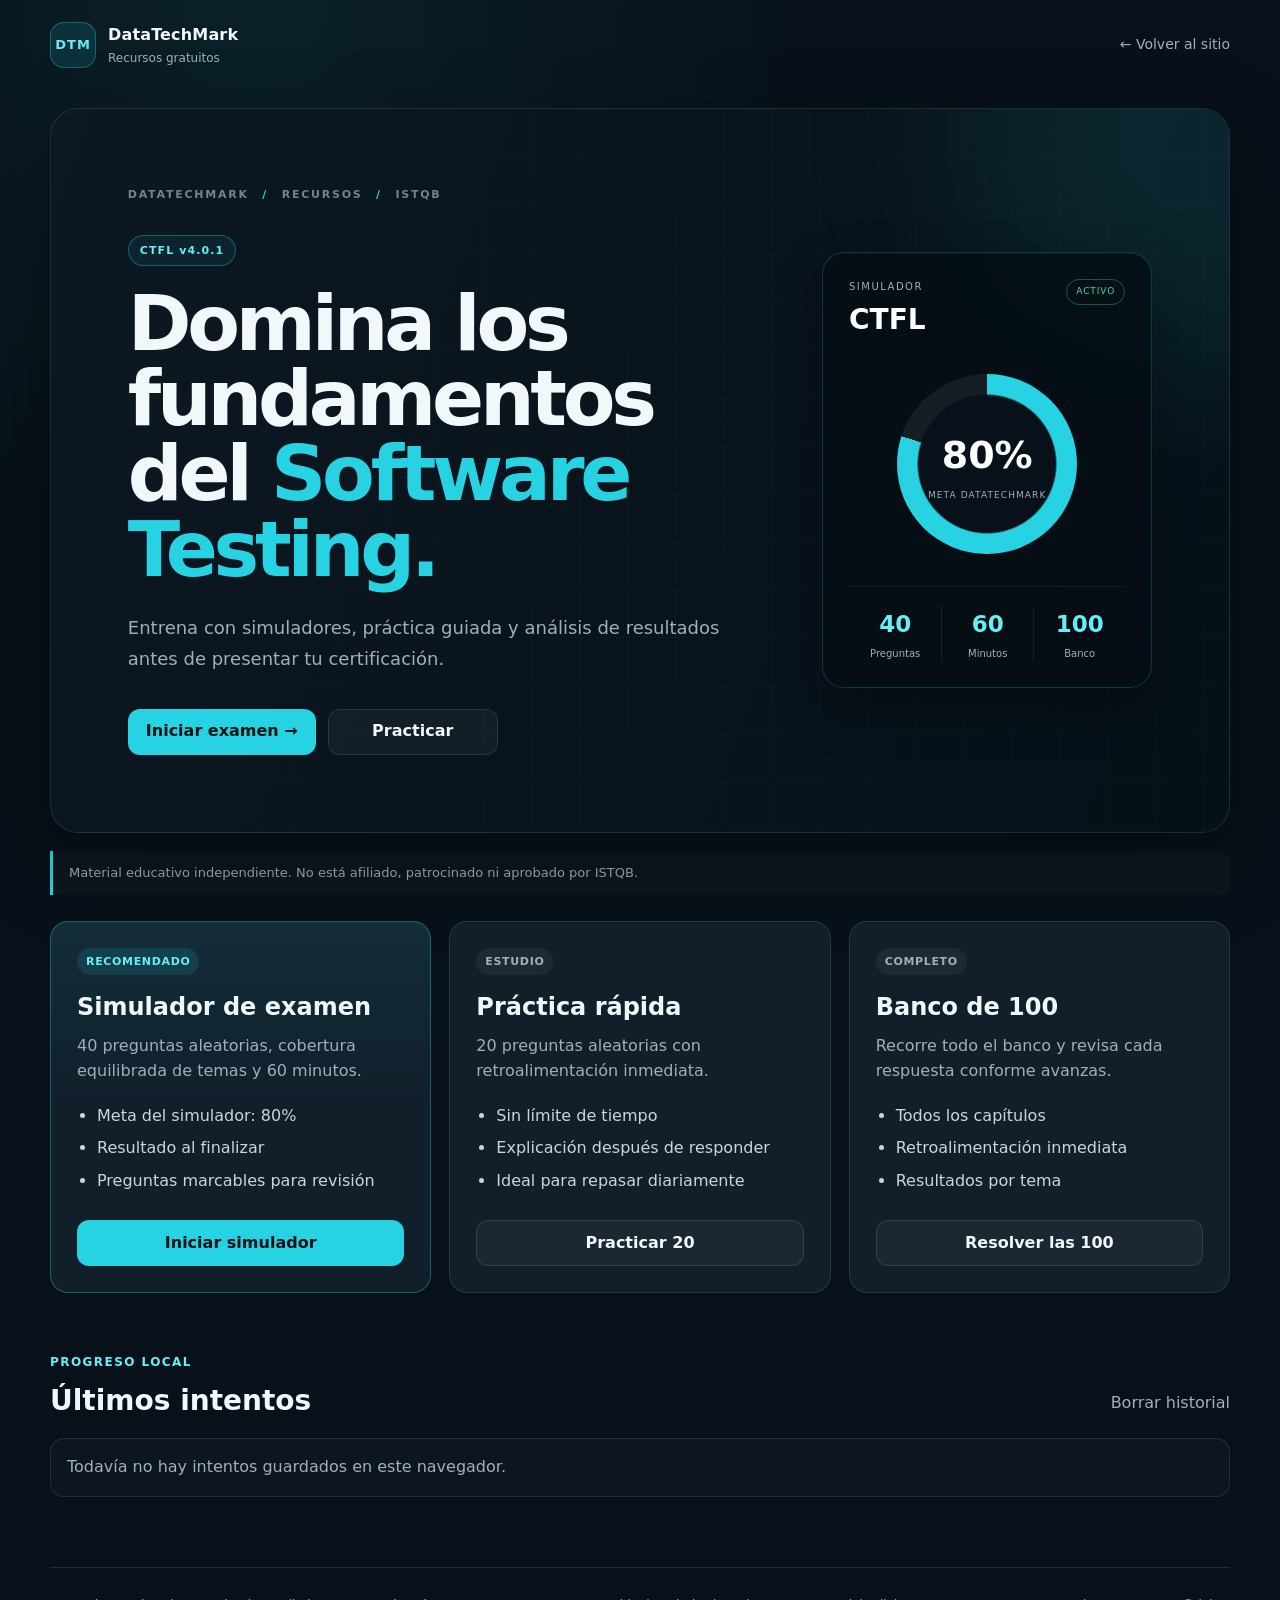
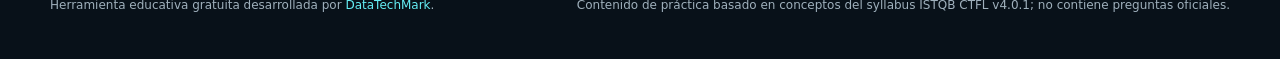
<file: index.html>
<!doctype html>
<html lang="es">
<head>
  <meta charset="utf-8">
  <meta name="viewport" content="width=device-width, initial-scale=1">
  <meta name="description" content="Simulador gratuito ISTQB CTFL v4.0.1 con 100 preguntas de práctica.">
  <title>ISTQB CTFL Trainer | DataTechMark</title>
  <link rel="stylesheet" href="styles.css?v=5">
</head>
<body>
  <header class="topbar">
    <a class="brand" href="https://datatechmark.com/" aria-label="Volver a DataTechMark">
      <span class="brand-mark">DTM</span>
      <span>
        <strong>DataTechMark</strong>
        <small>Recursos gratuitos</small>
      </span>
    </a>
    <a class="back-link" href="https://datatechmark.com/">← Volver al sitio</a>
  </header>

  <main class="app-shell">
    <section id="homeView" class="view">
      <div class="hero hero-v2">

          <div class="hero-main">

              <div class="hero-path">
                  DATATECHMARK <span>/</span> RECURSOS <span>/</span> ISTQB
              </div>

              <span class="hero-version">
                  CTFL v4.0.1
              </span>

              <h1>
                  Domina los fundamentos<br>
                  del <span>Software Testing.</span>
              </h1>

              <p>
                  Entrena con simuladores, práctica guiada y análisis
                  de resultados antes de presentar tu certificación.
              </p>

              <div class="hero-actions">

                  <button class="primary-btn hero-cta" data-start="exam">
                      Iniciar examen →
                  </button>

                  <button class="secondary-btn hero-practice" data-start="practice">
                      Practicar
                  </button>

              </div>

          </div>


          <div class="exam-panel">

              <div class="exam-panel-top">

                  <div>
                      <span>SIMULADOR</span>
                      <strong>CTFL</strong>
                  </div>

                  <div class="exam-live">
                      ACTIVO
                  </div>

              </div>


              <div class="exam-score">

                  <div class="exam-circle">
                      <span>80%</span>
                      <small>META DATATECHMARK</small>
                  </div>

              </div>


              <div class="exam-stats">

                  <div>
                      <strong>40</strong>
                      <span>Preguntas</span>
                  </div>

                  <div>
                      <strong>60</strong>
                      <span>Minutos</span>
                  </div>

                  <div>
                      <strong>100</strong>
                      <span>Banco</span>
                  </div>

              </div>

          </div>

      </div>

      <div class="notice">
        Material educativo independiente. No está afiliado, patrocinado ni aprobado por ISTQB.
      </div>

      <section class="mode-grid" aria-label="Modos de estudio">
        <article class="mode-card featured">
          <span class="mode-tag">Recomendado</span>
          <h2>Simulador de examen</h2>
          <p>40 preguntas aleatorias, cobertura equilibrada de temas y 60 minutos.</p>
          <ul>
            <li>Meta del simulador: 80%</li>
            <li>Resultado al finalizar</li>
            <li>Preguntas marcables para revisión</li>
          </ul>
          <button class="primary-btn" data-start="exam">Iniciar simulador</button>
        </article>

        <article class="mode-card">
          <span class="mode-tag muted">Estudio</span>
          <h2>Práctica rápida</h2>
          <p>20 preguntas aleatorias con retroalimentación inmediata.</p>
          <ul>
            <li>Sin límite de tiempo</li>
            <li>Explicación después de responder</li>
            <li>Ideal para repasar diariamente</li>
          </ul>
          <button class="secondary-btn" data-start="practice">Practicar 20</button>
        </article>

        <article class="mode-card">
          <span class="mode-tag muted">Completo</span>
          <h2>Banco de 100</h2>
          <p>Recorre todo el banco y revisa cada respuesta conforme avanzas.</p>
          <ul>
            <li>Todos los capítulos</li>
            <li>Retroalimentación inmediata</li>
            <li>Resultados por tema</li>
          </ul>
          <button class="secondary-btn" data-start="bank">Resolver las 100</button>
        </article>
      </section>

      <section class="history-panel">
        <div class="section-heading">
          <div>
            <span class="eyebrow">Progreso local</span>
            <h2>Últimos intentos</h2>
          </div>
          <button id="clearHistoryBtn" class="text-btn" type="button">Borrar historial</button>
        </div>
        <div id="historyList" class="history-list" aria-live="polite"></div>
      </section>
    </section>

    <section id="quizView" class="view hidden" aria-live="polite">
      <div class="quiz-toolbar">
        <div>
          <span id="modeLabel" class="eyebrow"></span>
          <strong id="questionCounter">Pregunta 1 de 40</strong>
        </div>
        <div class="toolbar-actions">
          <div id="timerBox" class="timer hidden">
            <span>Tiempo</span>
            <strong id="timer">60:00</strong>
          </div>
          <button id="exitBtn" class="ghost-btn" type="button">Salir</button>
        </div>
      </div>

      <div class="progress-track" aria-hidden="true">
        <div id="progressBar" class="progress-bar"></div>
      </div>

      <div class="quiz-layout">
        <aside class="question-nav" aria-label="Navegación de preguntas">
          <div class="nav-header">
            <strong>Preguntas</strong>
            <span><i class="legend answered"></i> Respondida</span>
            <span><i class="legend flagged"></i> Revisar</span>
          </div>
          <div id="questionGrid" class="question-grid"></div>
        </aside>

        <article class="question-card">
          <div class="question-meta">
            <span id="categoryBadge" class="category-badge"></span>
            <button id="flagBtn" class="flag-btn" type="button" aria-pressed="false">☆ Marcar para revisar</button>
          </div>
          <h2 id="questionText"></h2>
          <form id="answerForm" class="answers" aria-label="Opciones de respuesta"></form>

          <div id="feedbackBox" class="feedback hidden" aria-live="polite"></div>

          <div class="question-actions">
            <button id="prevBtn" class="secondary-btn" type="button">← Anterior</button>
            <div class="right-actions">
              <button id="checkBtn" class="primary-btn hidden" type="button">Comprobar</button>
              <button id="nextBtn" class="primary-btn" type="button">Siguiente →</button>
              <button id="finishBtn" class="danger-btn hidden" type="button">Finalizar</button>
            </div>
          </div>
        </article>
      </div>
    </section>

    <section id="resultsView" class="view hidden">
      <div class="results-hero">
        <span class="eyebrow">Resultado</span>
        <h1 id="resultTitle">Simulador finalizado</h1>
        <div class="score-ring" id="scoreRing">
          <strong id="scorePercent">0%</strong>
          <span id="scoreFraction">0 / 40</span>
        </div>
        <p id="resultMessage"></p>
        <div class="result-actions">
          <button id="retryBtn" class="primary-btn" type="button">Nuevo intento</button>
          <button id="homeBtn" class="secondary-btn" type="button">Volver al inicio</button>
        </div>
      </div>

      <section class="results-grid">
        <article class="result-panel">
          <div class="section-heading compact">
            <div>
              <span class="eyebrow">Desempeño</span>
              <h2>Resultados por tema</h2>
            </div>
          </div>
          <div id="categoryResults" class="category-results"></div>
        </article>

        <article class="result-panel">
          <div class="section-heading compact">
            <div>
              <span class="eyebrow">Repaso</span>
              <h2>Preguntas a revisar</h2>
            </div>
            <select id="reviewFilter" aria-label="Filtrar revisión">
              <option value="wrong">Solo incorrectas</option>
              <option value="flagged">Marcadas</option>
              <option value="all">Todas</option>
            </select>
          </div>
          <div id="reviewList" class="review-list"></div>
        </article>
      </section>
    </section>
  </main>

  <footer class="footer">
    <p>Herramienta educativa gratuita desarrollada por <a href="https://datatechmark.com/">DataTechMark</a>.</p>
    <p>Contenido de práctica basado en conceptos del syllabus ISTQB CTFL v4.0.1; no contiene preguntas oficiales.</p>
  </footer>

  <script src="questions.js"></script>
  <script src="app.js"></script>
</body>
</html>
</file>
<file: styles.css>
:root {
  --bg: #081119;
  --bg-soft: #0d1822;
  --panel: #111f2b;
  --panel-2: #162735;
  --line: rgba(255,255,255,.10);
  --text: #f2f7fa;
  --muted: #9fb0bc;
  --accent: #27d3e2;
  --accent-2: #64eef5;
  --accent-soft: rgba(39,211,226,.12);
  --ok: #3ddc97;
  --bad: #ff6b78;
  --warn: #ffc857;
  --radius: 18px;
  --shadow: 0 22px 60px rgba(0,0,0,.28);
}

* { box-sizing: border-box; }

html { scroll-behavior: smooth; }

body {
  margin: 0;
  min-width: 320px;
  font-family: Inter, ui-sans-serif, system-ui, -apple-system, BlinkMacSystemFont, "Segoe UI", sans-serif;
  background:
    radial-gradient(circle at 20% 0%, rgba(39,211,226,.08), transparent 34rem),
    var(--bg);
  color: var(--text);
  line-height: 1.55;
}

button, input, select { font: inherit; }
button, a, input, select { -webkit-tap-highlight-color: transparent; }

button:focus-visible, a:focus-visible, input:focus-visible, select:focus-visible {
  outline: 3px solid rgba(39,211,226,.45);
  outline-offset: 3px;
}

a { color: inherit; }

.topbar {
  width: min(1180px, calc(100% - 32px));
  margin: 0 auto;
  padding: 22px 0;
  display: flex;
  align-items: center;
  justify-content: space-between;
  gap: 18px;
}

.brand {
  display: inline-flex;
  align-items: center;
  gap: 12px;
  color: var(--text);
  text-decoration: none;
}

.brand-mark {
  width: 46px;
  height: 46px;
  display: grid;
  place-items: center;
  border: 1px solid rgba(39,211,226,.34);
  border-radius: 14px;
  background: var(--accent-soft);
  color: var(--accent-2);
  font-size: 13px;
  font-weight: 900;
  letter-spacing: .08em;
}

.brand strong, .brand small { display: block; }
.brand strong { letter-spacing: .01em; }
.brand small { color: var(--muted); font-size: 12px; margin-top: 1px; }

.back-link {
  color: var(--muted);
  text-decoration: none;
  font-size: 14px;
}
.back-link:hover { color: var(--accent-2); }

.app-shell {
  width: min(1180px, calc(100% - 32px));
  margin: 18px auto 70px;
}

.hidden { display: none !important; }

.hero-v2 {
  position: relative;
  overflow: hidden;
  min-height: 520px;
  display: grid;
  grid-template-columns:
    minmax(0, 1.35fr)
    minmax(330px, .65fr);
  align-items: center;
  gap: 70px;
  padding: clamp(40px, 6vw, 80px);
  border: 1px solid rgba(255,255,255,.10);
  border-radius: 28px;
  background:
    linear-gradient(
      110deg,
      #0c1822 0%,
      #09131c 55%,
      #061017 100%
    );
  box-shadow:
    0 30px 80px rgba(0,0,0,.35);
}

/* GRID TECNOLÓGICO */
.hero-v2::before {
  content: "";
  position: absolute;
  inset: 0;
  opacity: .23;
  background-image:
    linear-gradient(
      rgba(39,211,226,.12) 1px,
      transparent 1px
    ),
    linear-gradient(
      90deg,
      rgba(39,211,226,.12) 1px,
      transparent 1px
    );
  background-size: 48px 48px;
  mask-image:
    linear-gradient(
      90deg,
      transparent,
      black 55%,
      black
    );
}

.hero-v2::after {
  content: "";
  position: absolute;
  width: 500px;
  height: 500px;
  right: -230px;
  top: -230px;
  border-radius: 50%;
  background: rgba(39,211,226,.10);
  filter: blur(80px);
}

/* IZQUIERDA */
.hero-main {
  position: relative;
  z-index: 2;
}

.hero-path {
  margin-bottom: 32px;
  color: #718491;
  font-size: 11px;
  font-weight: 700;
  letter-spacing: .16em;
}

.hero-path span {
  margin: 0 8px;
  color: var(--accent);
}

.hero-version {
  display: inline-block;
  padding: 6px 11px;
  margin-bottom: 20px;
  border: 1px solid rgba(39,211,226,.35);
  border-radius: 999px;
  color: var(--accent-2);
  background: rgba(39,211,226,.07);
  font-size: 11px;
  font-weight: 800;
  letter-spacing: .1em;
}

.hero-v2 h1 {
  margin: 0 0 25px;
  max-width: 750px;
  font-size: clamp(44px, 6vw, 78px);
  line-height: .98;
  letter-spacing: -.055em;
}

.hero-v2 h1 span {
  color: var(--accent);
}

.hero-v2 p {
  max-width: 630px;
  margin: 0;
  color: var(--muted);
  font-size: 18px;
  line-height: 1.75;
}

.hero-actions {
  display: flex;
  flex-wrap: wrap;
  gap: 12px;
  margin-top: 34px;
}

.hero-cta,
.hero-practice {
  min-width: 170px;
}

/* PANEL DERECHO */
.exam-panel {
  position: relative;
  z-index: 2;
  padding: 26px;
  border: 1px solid rgba(39,211,226,.22);
  border-radius: 22px;
  background: rgba(5,13,19,.78);
  backdrop-filter: blur(12px);
  box-shadow:
    inset 0 1px rgba(255,255,255,.04),
    0 20px 50px rgba(0,0,0,.30);
}

.exam-panel-top {
  display: flex;
  justify-content: space-between;
  align-items: flex-start;
}

.exam-panel-top span {
  display: block;
  color: var(--muted);
  font-size: 10px;
  letter-spacing: .15em;
}

.exam-panel-top strong {
  display: block;
  margin-top: 4px;
  color: white;
  font-size: 28px;
}

.exam-live {
  padding: 5px 9px;
  border: 1px solid rgba(61,220,151,.35);
  border-radius: 999px;
  color: var(--ok);
  font-size: 9px;
  letter-spacing: .1em;
}

/* CÍRCULO */
.exam-score {
  display: flex;
  justify-content: center;
  padding: 32px 0;
}

.exam-circle {
  width: 180px;
  height: 180px;
  display: flex;
  flex-direction: column;
  justify-content: center;
  align-items: center;
  border-radius: 50%;
  background:
    radial-gradient(
      circle closest-side,
      #081119 76%,
      transparent 78%
    ),
    conic-gradient(
      var(--accent) 80%,
      rgba(255,255,255,.07) 0
    );
}

.exam-circle span {
  color: white;
  font-size: 38px;
  font-weight: 850;
}

.exam-circle small {
  margin-top: 4px;
  color: var(--muted);
  font-size: 9px;
  letter-spacing: .12em;
}

/* ESTADÍSTICAS */
.exam-stats {
  display: grid;
  grid-template-columns: repeat(3, 1fr);
  border-top: 1px solid rgba(255,255,255,.07);
  padding-top: 20px;
}

.exam-stats div {
  text-align: center;
}

.exam-stats div + div {
  border-left: 1px solid rgba(255,255,255,.08);
}

.exam-stats strong {
  display: block;
  color: var(--accent-2);
  font-size: 23px;
}

.exam-stats span {
  display: block;
  margin-top: 3px;
  color: var(--muted);
  font-size: 10px;
}

/* Mantener estilos del resto de la app */
.eyebrow {
  display: inline-block;
  color: var(--accent-2);
  font-size: 12px;
  font-weight: 800;
  letter-spacing: .12em;
  text-transform: uppercase;
}

.results-hero h1 {
  margin: 12px auto 16px;
  line-height: 1.02;
  letter-spacing: -.04em;
  max-width: 780px;
}

.notice {
  margin: 18px 0 0;
  padding: 12px 16px;
  border-left: 3px solid var(--accent);
  color: var(--muted);
  background: rgba(255,255,255,.025);
  border-radius: 0 10px 10px 0;
  font-size: 13px;
}

.mode-grid {
  display: grid;
  grid-template-columns: repeat(3, 1fr);
  gap: 18px;
  margin-top: 26px;
}

.mode-card {
  position: relative;
  display: flex;
  flex-direction: column;
  min-height: 360px;
  padding: 26px;
  border: 1px solid var(--line);
  border-radius: var(--radius);
  background: var(--panel);
}
.mode-card.featured {
  border-color: rgba(39,211,226,.35);
  background:
    linear-gradient(180deg, rgba(39,211,226,.08), transparent 50%),
    var(--panel);
}
.mode-card h2 { margin: 14px 0 8px; font-size: 24px; }
.mode-card p { color: var(--muted); margin: 0; }
.mode-card ul {
  margin: 20px 0 26px;
  padding-left: 20px;
  color: #cad6dd;
}
.mode-card li + li { margin-top: 8px; }
.mode-card button { margin-top: auto; width: 100%; }

.mode-tag {
  align-self: flex-start;
  padding: 5px 9px;
  border-radius: 999px;
  background: var(--accent-soft);
  color: var(--accent-2);
  font-size: 11px;
  font-weight: 800;
  letter-spacing: .06em;
  text-transform: uppercase;
}
.mode-tag.muted { background: rgba(255,255,255,.05); color: var(--muted); }

.primary-btn, .secondary-btn, .ghost-btn, .danger-btn, .text-btn, .flag-btn {
  border: 0;
  border-radius: 12px;
  min-height: 46px;
  padding: 0 18px;
  cursor: pointer;
  transition: transform .15s ease, background .15s ease, border-color .15s ease, opacity .15s ease;
}

.primary-btn {
  background: var(--accent);
  color: #031217;
  font-weight: 850;
}
.secondary-btn {
  border: 1px solid var(--line);
  background: rgba(255,255,255,.045);
  color: var(--text);
  font-weight: 750;
}
.ghost-btn {
  border: 1px solid var(--line);
  background: transparent;
  color: var(--muted);
}
.danger-btn {
  background: var(--bad);
  color: #220409;
  font-weight: 850;
}
.text-btn {
  min-height: auto;
  padding: 6px 0;
  background: transparent;
  color: var(--muted);
}
.flag-btn {
  min-height: 38px;
  padding: 0 12px;
  border: 1px solid var(--line);
  background: transparent;
  color: var(--muted);
  font-size: 13px;
}
.flag-btn.active {
  color: var(--warn);
  border-color: rgba(255,200,87,.45);
  background: rgba(255,200,87,.08);
}

.primary-btn:hover, .secondary-btn:hover, .ghost-btn:hover, .danger-btn:hover, .flag-btn:hover {
  transform: translateY(-1px);
}
button:disabled { opacity: .4; cursor: not-allowed; transform: none !important; }

.history-panel { margin-top: 56px; }
.section-heading {
  display: flex;
  align-items: end;
  justify-content: space-between;
  gap: 20px;
  margin-bottom: 16px;
}
.section-heading h2 { margin: 5px 0 0; font-size: 28px; }
.section-heading.compact h2 { font-size: 22px; }

.history-list {
  display: grid;
  grid-template-columns: repeat(4, 1fr);
  gap: 12px;
}
.history-item, .history-empty {
  padding: 16px;
  border: 1px solid var(--line);
  border-radius: 14px;
  background: rgba(255,255,255,.025);
}
.history-item strong { display: block; font-size: 22px; }
.history-item span { display: block; color: var(--muted); font-size: 12px; margin-top: 4px; }
.history-empty { grid-column: 1 / -1; color: var(--muted); }

.quiz-toolbar {
  display: flex;
  align-items: center;
  justify-content: space-between;
  gap: 18px;
  margin-bottom: 12px;
}
.quiz-toolbar strong { display: block; margin-top: 5px; font-size: 20px; }
.toolbar-actions { display: flex; align-items: center; gap: 10px; }

.timer {
  min-width: 92px;
  padding: 8px 12px;
  border: 1px solid var(--line);
  border-radius: 12px;
  text-align: center;
  background: var(--panel);
}
.timer span { display: block; color: var(--muted); font-size: 11px; }
.timer strong { margin: 0; font-variant-numeric: tabular-nums; }
.timer.urgent { border-color: rgba(255,107,120,.55); color: var(--bad); }

.progress-track {
  height: 5px;
  overflow: hidden;
  border-radius: 99px;
  background: rgba(255,255,255,.08);
  margin-bottom: 20px;
}
.progress-bar {
  height: 100%;
  width: 0;
  background: var(--accent);
  transition: width .25s ease;
}

.quiz-layout {
  display: grid;
  grid-template-columns: 230px minmax(0, 1fr);
  gap: 20px;
  align-items: start;
}

.question-nav, .question-card, .result-panel {
  border: 1px solid var(--line);
  border-radius: var(--radius);
  background: var(--panel);
}
.question-nav {
  position: sticky;
  top: 16px;
  padding: 17px;
}
.nav-header strong { display: block; margin-bottom: 12px; }
.nav-header span {
  display: inline-flex;
  align-items: center;
  gap: 5px;
  margin-right: 8px;
  color: var(--muted);
  font-size: 10px;
}
.legend {
  width: 8px; height: 8px; border-radius: 50%; display: inline-block;
  border: 1px solid var(--line);
}
.legend.answered { background: var(--accent); }
.legend.flagged { background: var(--warn); }

.question-grid {
  margin-top: 16px;
  display: grid;
  grid-template-columns: repeat(5, 1fr);
  gap: 7px;
}
.qnav-btn {
  position: relative;
  aspect-ratio: 1;
  border: 1px solid var(--line);
  border-radius: 9px;
  background: rgba(255,255,255,.025);
  color: var(--muted);
  cursor: pointer;
  font-size: 12px;
}
.qnav-btn.current {
  color: #031217;
  background: var(--accent);
  border-color: var(--accent);
  font-weight: 850;
}
.qnav-btn.answered:not(.current) { color: var(--text); border-color: rgba(39,211,226,.42); }
.qnav-btn.flagged::after {
  content: "";
  position: absolute;
  right: 3px; top: 3px;
  width: 6px; height: 6px;
  border-radius: 50%;
  background: var(--warn);
}

.question-card { padding: clamp(22px, 4vw, 38px); }
.question-meta {
  display: flex;
  align-items: center;
  justify-content: space-between;
  gap: 14px;
}
.category-badge {
  color: var(--accent-2);
  font-size: 12px;
  font-weight: 800;
}
.question-card h2 {
  margin: 18px 0 26px;
  font-size: clamp(22px, 3vw, 30px);
  line-height: 1.25;
  letter-spacing: -.02em;
}

.answers { display: grid; gap: 12px; }
.answer-option {
  position: relative;
  display: grid;
  grid-template-columns: 30px 1fr;
  gap: 12px;
  align-items: start;
  padding: 16px;
  border: 1px solid var(--line);
  border-radius: 14px;
  cursor: pointer;
  background: rgba(255,255,255,.022);
}
.answer-option:hover { border-color: rgba(39,211,226,.32); }
.answer-option.selected {
  border-color: rgba(39,211,226,.55);
  background: var(--accent-soft);
}
.answer-option.correct {
  border-color: rgba(61,220,151,.55);
  background: rgba(61,220,151,.08);
}
.answer-option.wrong {
  border-color: rgba(255,107,120,.55);
  background: rgba(255,107,120,.08);
}
.answer-option input {
  margin-top: 3px;
  width: 18px;
  height: 18px;
  accent-color: var(--accent);
}
.answer-letter {
  color: var(--accent-2);
  font-weight: 850;
  margin-right: 7px;
}
.answer-text { color: #dbe6eb; }

.feedback {
  margin-top: 18px;
  padding: 16px;
  border-radius: 14px;
  border: 1px solid var(--line);
  background: rgba(255,255,255,.025);
}
.feedback.good { border-color: rgba(61,220,151,.4); }
.feedback.bad { border-color: rgba(255,107,120,.4); }
.feedback strong { display: block; margin-bottom: 5px; }
.feedback p { margin: 0; color: var(--muted); }

.question-actions {
  display: flex;
  align-items: center;
  justify-content: space-between;
  gap: 12px;
  margin-top: 28px;
  padding-top: 20px;
  border-top: 1px solid var(--line);
}
.right-actions { display: flex; gap: 10px; }

.results-hero {
  text-align: center;
  padding: 40px 20px 20px;
}
.results-hero h1 {
  margin-left: auto; margin-right: auto;
  font-size: clamp(32px, 5vw, 50px);
}
.score-ring {
  --score: 0;
  width: 180px;
  height: 180px;
  margin: 22px auto;
  display: grid;
  place-content: center;
  border-radius: 50%;
  background:
    radial-gradient(circle closest-side, var(--bg) 78%, transparent 80% 99%, transparent),
    conic-gradient(var(--accent) calc(var(--score) * 1%), rgba(255,255,255,.08) 0);
}
.score-ring strong { font-size: 40px; line-height: 1; }
.score-ring span { margin-top: 7px; color: var(--muted); }
#resultMessage { color: var(--muted); margin: 0 auto; max-width: 700px; }
.result-actions { display: flex; justify-content: center; gap: 10px; margin-top: 24px; }

.results-grid {
  display: grid;
  grid-template-columns: .8fr 1.2fr;
  gap: 20px;
  margin-top: 34px;
}
.result-panel { padding: 22px; }

.category-results { display: grid; gap: 14px; }
.category-row {
  display: grid;
  grid-template-columns: 1fr auto;
  gap: 8px 16px;
  align-items: center;
}
.category-row strong { font-size: 14px; }
.category-row span { color: var(--muted); font-size: 13px; }
.category-track {
  grid-column: 1 / -1;
  height: 7px;
  border-radius: 99px;
  background: rgba(255,255,255,.07);
  overflow: hidden;
}
.category-fill { height: 100%; background: var(--accent); }

#reviewFilter {
  min-height: 40px;
  border: 1px solid var(--line);
  border-radius: 10px;
  background: var(--panel-2);
  color: var(--text);
  padding: 0 10px;
}
.review-list { display: grid; gap: 12px; }
.review-item {
  padding: 16px;
  border: 1px solid var(--line);
  border-radius: 14px;
  background: rgba(255,255,255,.02);
}
.review-item h3 { margin: 5px 0 12px; font-size: 16px; }
.review-item p { margin: 6px 0 0; color: var(--muted); font-size: 13px; }
.review-item .ok { color: var(--ok); }
.review-item .bad { color: var(--bad); }
.review-item .flag { color: var(--warn); }
.review-empty { color: var(--muted); padding: 18px 0; }

.footer {
  width: min(1180px, calc(100% - 32px));
  margin: 0 auto;
  padding: 28px 0 44px;
  border-top: 1px solid var(--line);
  color: var(--muted);
  font-size: 12px;
  display: flex;
  justify-content: space-between;
  gap: 24px;
}
.footer p { margin: 0; }
.footer a { color: var(--accent-2); text-decoration: none; }

@media (max-width: 900px) {
  .mode-grid { grid-template-columns: 1fr; }
  .mode-card { min-height: auto; }
  .history-list { grid-template-columns: repeat(2, 1fr); }
  .quiz-layout { grid-template-columns: 1fr; }
  .question-nav { position: static; }
  .question-grid { grid-template-columns: repeat(10, 1fr); }
  .results-grid { grid-template-columns: 1fr; }
}

@media (max-width: 640px) {
  .topbar { padding-top: 14px; }
  .back-link { display: none; }
  .app-shell { width: min(100% - 20px, 1180px); margin-top: 8px; }
.history-list { grid-template-columns: 1fr; }
  .quiz-toolbar { align-items: flex-start; }
  .toolbar-actions { align-items: stretch; }
  .question-grid { grid-template-columns: repeat(8, 1fr); }
  .question-card { padding: 20px 16px; }
  .question-meta { align-items: flex-start; flex-direction: column; }
  .question-actions { align-items: stretch; flex-direction: column-reverse; }
  .question-actions > button, .right-actions, .right-actions button { width: 100%; }
  .right-actions { flex-direction: column; }
  .result-actions { flex-direction: column; }
  .result-actions button { width: 100%; }
  .section-heading { align-items: flex-start; }
  .section-heading.compact { flex-direction: column; }
  .footer { flex-direction: column; }
}


@media (max-width: 850px) {
  .hero-v2 {
    grid-template-columns: 1fr;
    gap: 45px;
  }

  .exam-panel {
    max-width: 500px;
    width: 100%;
  }
}

@media (max-width: 520px) {
  .hero-v2 {
    padding: 30px 20px;
    border-radius: 20px;
  }

  .hero-v2 h1 {
    font-size: 43px;
  }

  .hero-v2 p {
    font-size: 16px;
  }

  .hero-actions {
    flex-direction: column;
  }

  .hero-actions button {
    width: 100%;
  }

  .exam-circle {
    width: 150px;
    height: 150px;
  }
}

@media (prefers-reduced-motion: reduce) {
  * { scroll-behavior: auto !important; transition: none !important; }
}
</file>
